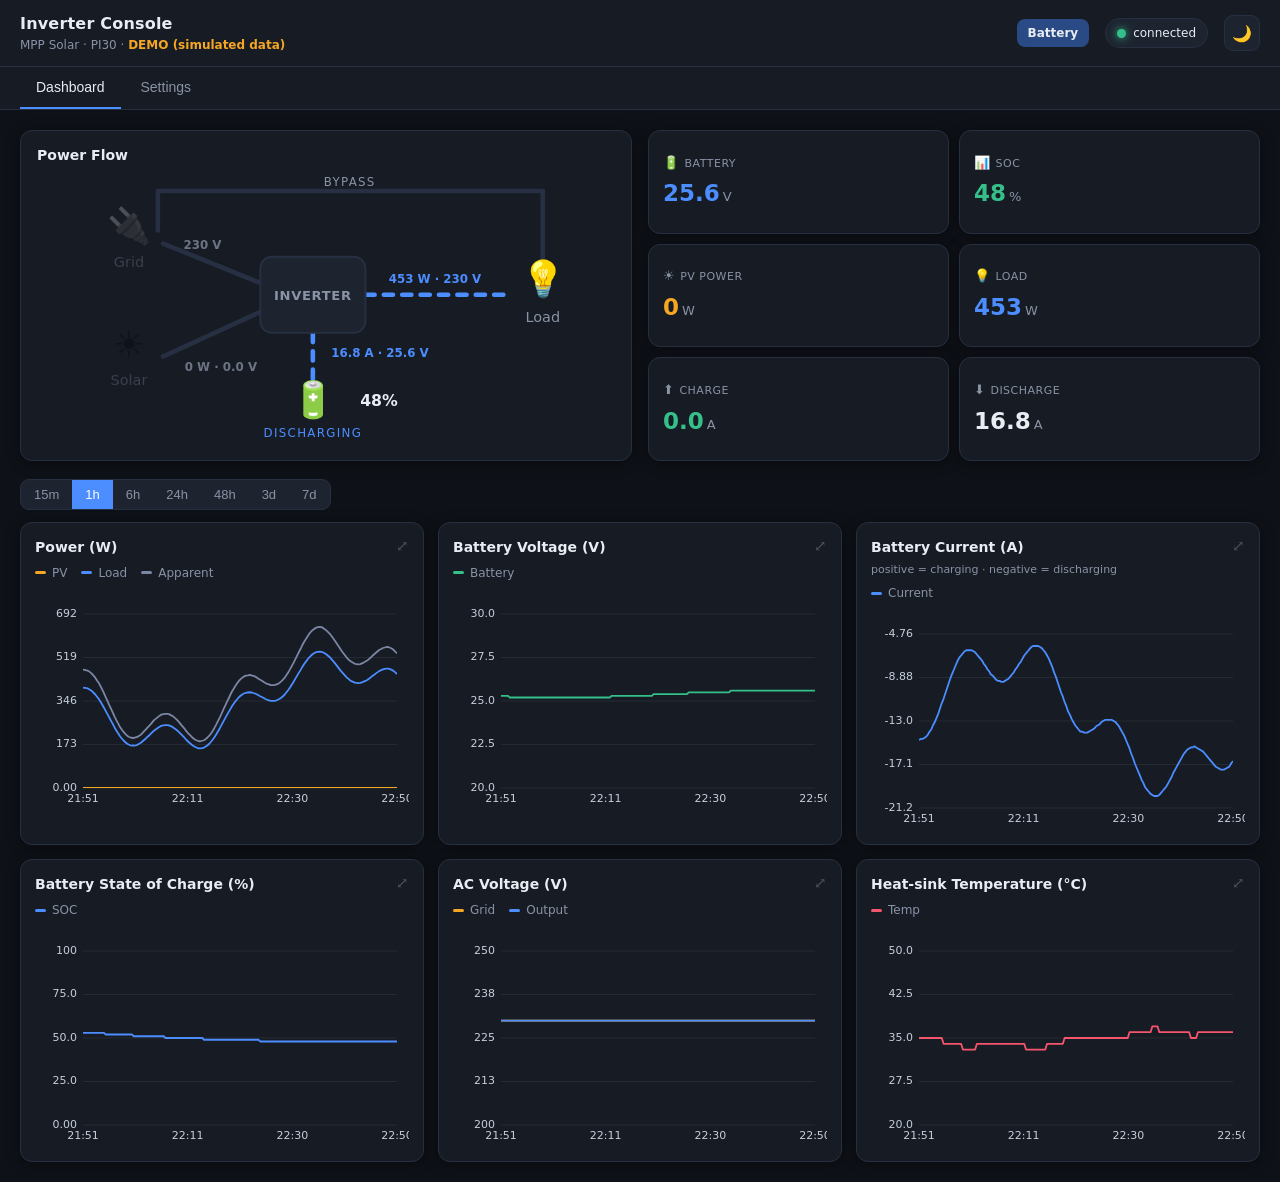
<file: mockup.html>
<!DOCTYPE html>
<html lang="en" data-theme="dark">
<head>
  <meta charset="utf-8" />
  <meta name="viewport" content="width=device-width, initial-scale=1" />
  <title>Inverter Console — Demo</title>
  <style>
:root {
  --bg: #0e1117;
  --bg-elev: #161b24;
  --bg-elev2: #1d2430;
  --border: #273042;
  --text: #e8ecf3;
  --text-dim: #8a93a6;
  --accent: #4c8dff;
  --accent-dim: #2a4a85;
  --ok: #35c08a;
  --warn: #f5a623;
  --danger: #f5566c;
  --shadow: 0 2px 14px rgba(0, 0, 0, 0.4);
  color-scheme: dark;
}
[data-theme="light"] {
  --bg: #f4f6fa;
  --bg-elev: #ffffff;
  --bg-elev2: #eef1f7;
  --border: #d9dfea;
  --text: #1c2430;
  --text-dim: #5a6478;
  --accent: #2f6fe0;
  --accent-dim: #bcd2ff;
  --ok: #1c9e72;
  --warn: #c9820f;
  --danger: #d83a52;
  --shadow: 0 2px 14px rgba(20, 30, 60, 0.08);
  color-scheme: light;
}

* { box-sizing: border-box; }
html, body { margin: 0; padding: 0; }
body {
  background: var(--bg);
  color: var(--text);
  font: 14px/1.5 system-ui, -apple-system, Segoe UI, Roboto, sans-serif;
  -webkit-font-smoothing: antialiased;
}

/* ---- header ---- */
header {
  display: flex; align-items: center; gap: 16px;
  padding: 12px 20px;
  background: var(--bg-elev);
  border-bottom: 1px solid var(--border);
  position: sticky; top: 0; z-index: 20;
}
header h1 { font-size: 16px; margin: 0; font-weight: 600; letter-spacing: .2px; }
header .sub { color: var(--text-dim); font-size: 12px; }
.spacer { flex: 1; }

.status-pill {
  display: inline-flex; align-items: center; gap: 7px;
  padding: 5px 11px; border-radius: 999px;
  background: var(--bg-elev2); border: 1px solid var(--border);
  font-size: 12px; font-weight: 500;
}
.dot { width: 9px; height: 9px; border-radius: 50%; background: var(--text-dim); }
.dot.ok { background: var(--ok); box-shadow: 0 0 8px var(--ok); }
.dot.bad { background: var(--danger); box-shadow: 0 0 8px var(--danger); }

.mode-badge {
  padding: 5px 11px; border-radius: 8px; font-size: 12px; font-weight: 600;
  background: var(--accent-dim); color: var(--text);
}

.icon-btn {
  background: var(--bg-elev2); border: 1px solid var(--border); color: var(--text);
  width: 36px; height: 36px; border-radius: 9px; cursor: pointer; font-size: 16px;
  display: inline-flex; align-items: center; justify-content: center;
}
.icon-btn:hover { border-color: var(--accent); }

/* ---- tabs ---- */
nav.tabs { display: flex; gap: 4px; padding: 0 20px; background: var(--bg-elev);
  border-bottom: 1px solid var(--border); position: sticky; top: 61px; z-index: 19; }
nav.tabs button {
  background: none; border: none; color: var(--text-dim); cursor: pointer;
  padding: 12px 16px; font-size: 14px; font-weight: 500;
  border-bottom: 2px solid transparent;
}
nav.tabs button.active { color: var(--text); border-bottom-color: var(--accent); }
nav.tabs button:hover { color: var(--text); }

main { padding: 20px; max-width: 1280px; margin: 0 auto; }
.view { display: none; }
.view.active { display: block; }

/* ---- cards / metric tiles ---- */
/* dashboard top: power-flow diagram on the left (≈half), metrics on the right */
.dash-top {
  display: grid; grid-template-columns: 1fr 1fr;
  gap: 16px; align-items: stretch; margin-bottom: 18px;
}
.dash-top .flow-card { margin-bottom: 0; }
.dash-top .flow-card svg { max-height: 400px; }          /* let the diagram drive the height */
.dash-top .tiles { grid-template-columns: repeat(2, 1fr); grid-auto-rows: 1fr; height: 100%; }
.dash-top .tile { display: flex; flex-direction: column; justify-content: center; }

.tiles { display: grid; grid-template-columns: repeat(3, 1fr); gap: 10px; }
.tile {
  background: var(--bg-elev); border: 1px solid var(--border); border-radius: 12px;
  padding: 12px 14px; box-shadow: var(--shadow); min-width: 0;
}
.tile .label { color: var(--text-dim); font-size: 11px; text-transform: uppercase; letter-spacing: .5px;
  white-space: nowrap; overflow: hidden; text-overflow: ellipsis; }
.tile .tile-icon { margin-right: 5px; font-size: 13px; }
.tile .value { font-size: 23px; font-weight: 650; margin-top: 4px; font-variant-numeric: tabular-nums; white-space: nowrap; }
.tile .value .unit { font-size: 13px; color: var(--text-dim); font-weight: 500; margin-left: 3px; }
.tile.accent .value { color: var(--accent); }
.tile.ok .value { color: var(--ok); }
.tile.warn .value { color: var(--warn); }

/* ---- charts ---- */
.chart-controls { display: flex; align-items: center; gap: 8px; margin-bottom: 12px; flex-wrap: wrap; }
.range-group { display: inline-flex; background: var(--bg-elev2); border: 1px solid var(--border); border-radius: 9px; overflow: hidden; }
.range-group button { background: none; border: none; color: var(--text-dim); padding: 7px 13px; cursor: pointer; font-size: 13px; }
.range-group button.active { background: var(--accent); color: #fff; }

.charts-grid { display: grid; grid-template-columns: repeat(auto-fit, minmax(min(340px, 100%), 1fr)); gap: 14px; }
.chart-card { background: var(--bg-elev); border: 1px solid var(--border); border-radius: 12px; padding: 14px; box-shadow: var(--shadow); position: relative; cursor: pointer; }
.chart-card:hover { border-color: var(--accent); }
.chart-card .expand-hint { position: absolute; top: 12px; right: 14px; color: var(--text-dim); opacity: .45; font-size: 15px; }
.chart-card:hover .expand-hint { opacity: .9; color: var(--accent); }
.chart-card h3 { margin: 0 0 6px; font-size: 14px; font-weight: 600; }
.chart-card .chart-hint { font-size: 11px; color: var(--text-dim); margin: -2px 0 6px; }
.chart-card .legend { display: flex; gap: 14px; flex-wrap: wrap; margin-bottom: 8px; font-size: 12px; color: var(--text-dim); }
.chart-card .legend span { display: inline-flex; align-items: center; gap: 6px; }
.chart-card .legend i { width: 11px; height: 3px; border-radius: 2px; display: inline-block; }
.chart-card canvas { width: 100%; height: 220px; display: block; }

.warning-banner {
  background: rgba(245,166,35,.12); border: 1px solid var(--warn); color: var(--warn);
  border-radius: 10px; padding: 10px 14px; margin-bottom: 16px; font-weight: 500;
}
.warning-banner.hidden { display: none; }

/* ---- power-flow diagram ---- */
.flow-card {
  background: var(--bg-elev); border: 1px solid var(--border); border-radius: 12px;
  padding: 14px 16px; margin-bottom: 18px; box-shadow: var(--shadow);
}
.flow-card h3 { margin: 0 0 4px; font-size: 14px; font-weight: 600; }
.flow-card svg { width: 100%; height: auto; max-height: 240px; display: block; }
.flow-icon { font-size: 27px; }
.flow-node-label { font-size: 11px; fill: var(--text-dim); }
.flow-box { fill: var(--bg-elev2); stroke: var(--border); stroke-width: 1.5; }
.flow-box-label { font-size: 10px; font-weight: 600; letter-spacing: .5px; fill: var(--text-dim); }
.flow-cap { font-size: 9px; letter-spacing: 1px; fill: var(--text-dim); }
.flow-cap.charge { fill: var(--ok); }
.flow-cap.disch { fill: var(--accent); }
.flow-soc { font-size: 12px; font-weight: 600; fill: var(--text); }
.flow-val { font-size: 9px; font-weight: 600; fill: var(--text); font-variant-numeric: tabular-nums; }
.flow-val.dim { fill: var(--text-dim); opacity: .75; }
.flow-val.acc { fill: var(--accent); }
.flow-val.solar { fill: var(--warn); }
.flow-val.charge { fill: var(--ok); }
#node-grid, #node-pv, #node-load, #node-battery { transition: opacity .2s; }
#node-grid.inactive, #node-pv.inactive, #node-load.inactive, #node-battery.inactive { opacity: .3; }

.flow-line { stroke: var(--border); stroke-width: 3.5; fill: none; stroke-linecap: round; stroke-linejoin: round; }
.flow-line.active { stroke-dasharray: 7 7; animation: flowmove .9s linear infinite; }
.flow-line.active.acc { stroke: var(--accent); }
.flow-line.active.solar { stroke: var(--warn); }
.flow-line.active.charge { stroke: var(--ok); }
.flow-line.active.reverse { animation-direction: reverse; }
@keyframes flowmove { from { stroke-dashoffset: 0; } to { stroke-dashoffset: -14; } }
@media (prefers-reduced-motion: reduce) { .flow-line.active { animation: none; } }

/* ---- settings ---- */
.settings-group { margin-bottom: 22px; }
.settings-group h2 { font-size: 13px; text-transform: uppercase; letter-spacing: .6px; color: var(--text-dim); margin: 0 0 10px; }
.group-icon { margin-right: 7px; font-size: 14px; }
.settings-grid { display: grid; grid-template-columns: repeat(auto-fill, minmax(min(280px, 100%), 1fr)); gap: 12px; }
.setting {
  background: var(--bg-elev); border: 1px solid var(--border); border-radius: 11px; padding: 13px 15px;
  display: flex; flex-direction: column;
}
.setting.changed { border-color: var(--accent); box-shadow: 0 0 0 1px var(--accent) inset; }
.setting .name { font-weight: 600; margin-bottom: 4px; display: flex; align-items: center; gap: 8px; }
.setting .help { color: var(--text-dim); font-size: 12px; }
.setting-head { margin-bottom: 12px; }
.setting-body { margin-top: auto; display: flex; flex-direction: column; gap: 8px; }
.setting .cur { font-size: 12px; color: var(--text-dim); }
.setting .cur.note { color: var(--warn); margin-top: 6px; }
.setting select, .setting input.num-input {
  width: 100%; background: var(--bg-elev2); color: var(--text); border: 1px solid var(--border);
  border-radius: 8px; padding: 8px 10px; font-size: 14px;
}
.setting .allowed { font-size: 11px; margin-top: 5px; }
.toggle { display: inline-flex; align-items: center; gap: 9px; cursor: pointer; }
.toggle input { display: none; }
.toggle .track { width: 40px; height: 22px; border-radius: 999px; background: var(--bg-elev2); border: 1px solid var(--border); position: relative; transition: .15s; }
.toggle .track::after { content: ''; position: absolute; width: 16px; height: 16px; border-radius: 50%; background: var(--text-dim); top: 2px; left: 2px; transition: .15s; }
.toggle input:checked + .track { background: var(--accent); border-color: var(--accent); }
.toggle input:checked + .track::after { background: #fff; left: 20px; }

.changed-pill { font-size: 10px; background: var(--accent); color: #fff; border-radius: 6px; padding: 1px 6px; font-weight: 600; }

/* ---- advanced (collapsible) ---- */
.advanced-section { margin-top: 6px; }
.advanced-toggle {
  display: flex; align-items: center; gap: 10px; cursor: pointer; user-select: none;
  padding: 13px 15px; background: var(--bg-elev); border: 1px solid var(--border); border-radius: 11px;
}
.advanced-toggle:hover { border-color: var(--accent); }
.advanced-toggle .chev { color: var(--text-dim); transition: transform .15s; display: inline-block; }
.advanced-section.open .advanced-toggle .chev { transform: rotate(90deg); }
.advanced-toggle .adv-title { font-weight: 600; }
.advanced-body { display: none; margin-top: 16px; }
.advanced-section.open .advanced-body { display: block; }

/* sticky action bar */
.action-bar {
  position: sticky; bottom: 0; margin-top: 18px;
  background: var(--bg-elev); border: 1px solid var(--border); border-radius: 12px;
  padding: 12px 16px; display: flex; align-items: center; gap: 12px; box-shadow: var(--shadow);
}
.action-bar .summary { color: var(--text-dim); }

button.btn { border: none; border-radius: 9px; padding: 9px 16px; font-size: 14px; font-weight: 600; cursor: pointer; }
button.btn.primary { background: var(--accent); color: #fff; }
button.btn.primary:disabled { opacity: .45; cursor: not-allowed; }
button.btn.ghost { background: var(--bg-elev2); color: var(--text); border: 1px solid var(--border); }
button.btn.danger { background: var(--danger); color: #fff; }
button.btn.small { padding: 6px 11px; font-size: 13px; }

label.inline { display: inline-flex; align-items: center; gap: 7px; color: var(--text-dim); font-size: 13px; }

/* ---- profiles ---- */
#profiles-section { border-bottom: 1px solid var(--border); padding-bottom: 20px; margin-bottom: 22px; }
.section-head { display: flex; align-items: center; gap: 12px; margin-bottom: 12px; }
.section-head h2 { margin: 0; }
.profile-list { display: grid; grid-template-columns: repeat(auto-fill, minmax(min(280px, 100%), 1fr)); gap: 12px; }
.profile-card { background: var(--bg-elev); border: 1px solid var(--border); border-radius: 12px; padding: 15px; }
.profile-card h3 { margin: 0 0 4px; font-size: 15px; }
.profile-card .desc { color: var(--text-dim); font-size: 13px; margin-bottom: 10px; }
.profile-card .kv { font-size: 12px; color: var(--text-dim); margin-bottom: 4px; }
.profile-card .actions { display: flex; gap: 8px; margin-top: 12px; flex-wrap: wrap; }

/* ---- modal ---- */
.modal-backdrop { position: fixed; inset: 0; background: rgba(0,0,0,.55); display: none; align-items: center; justify-content: center; z-index: 50; padding: 20px; }
.modal-backdrop.open { display: flex; }
.modal { background: var(--bg-elev); border: 1px solid var(--border); border-radius: 14px; padding: 22px; width: 100%; max-width: 560px; max-height: 86vh; overflow: auto; box-shadow: var(--shadow); }
.modal h2 { margin: 0 0 14px; font-size: 18px; }
.modal .field { margin-bottom: 14px; }
.modal label { display: block; font-size: 13px; color: var(--text-dim); margin-bottom: 5px; }
.modal input[type=text], .modal textarea { width: 100%; background: var(--bg-elev2); color: var(--text); border: 1px solid var(--border); border-radius: 8px; padding: 9px 11px; font-size: 14px; font-family: inherit; }
.modal .diff-row { display: flex; justify-content: space-between; gap: 10px; padding: 8px 10px; border: 1px solid var(--border); border-radius: 8px; margin-bottom: 6px; background: var(--bg-elev2); }
.modal .diff-row .from { color: var(--text-dim); }
.modal .diff-row .to { color: var(--accent); font-weight: 600; }
.modal .modal-actions { display: flex; justify-content: flex-end; gap: 10px; margin-top: 18px; }
.step { display: flex; align-items: center; gap: 9px; padding: 7px 0; font-size: 13px; }
.step .st { width: 18px; text-align: center; }
.step .st.ok { color: var(--ok); }
.step .st.failed { color: var(--danger); }
.step .st.sending { color: var(--warn); }
.muted { color: var(--text-dim); }
.empty { color: var(--text-dim); text-align: center; padding: 40px; }

/* ---- expanded chart ---- */
#chart-modal { padding: 2vh 2vw; }
.chart-expanded {
  background: var(--bg-elev); border: 1px solid var(--border); border-radius: 14px;
  width: 96vw; height: 92vh; padding: 18px 22px; box-shadow: var(--shadow);
  display: flex; flex-direction: column;
}
.chart-expanded-head { display: flex; align-items: center; gap: 18px; margin-bottom: 12px; }
.chart-expanded-head h3 { margin: 0; font-size: 17px; }
.chart-expanded canvas { flex: 1; width: 100%; min-height: 0; display: block; }

/* stack the diagram + metrics once the row gets tight */
@media (max-width: 860px) {
  .dash-top { grid-template-columns: 1fr; }
  .dash-top .tiles { grid-template-columns: repeat(3, 1fr); grid-auto-rows: auto; height: auto; }
  .dash-top .flow-card svg { max-height: 280px; }
}

/* ---- phones ---- */
@media (max-width: 640px) {
  header { flex-wrap: wrap; gap: 10px 12px; padding: 10px 14px; }
  header h1 { font-size: 15px; }
  nav.tabs { top: auto; padding: 0 14px; }
  main { padding: 14px; }

  .tiles { grid-template-columns: repeat(3, 1fr); gap: 8px; }
  .tile { padding: 10px 12px; }
  .tile .value { font-size: 20px; }

  /* range selector: full-width, wrapping, finger-friendly buttons */
  .chart-controls { gap: 8px; }
  .range-group { width: 100%; flex-wrap: wrap; background: none; border: none; gap: 6px; }
  .range-group button {
    flex: 1 0 auto; min-width: 56px; border: 1px solid var(--border);
    border-radius: 8px; background: var(--bg-elev2); padding: 9px 0; text-align: center;
  }
  .range-group button.active { border-color: var(--accent); }

  .chart-card canvas { height: 200px; }
  .action-bar { flex-wrap: wrap; }
}

@media (max-width: 380px) {
  .dash-top .tiles { grid-template-columns: repeat(2, 1fr); }
}

</style>
  <link rel="icon" href="data:image/svg+xml,<svg xmlns='http://www.w3.org/2000/svg' viewBox='0 0 100 100'><text y='.9em' font-size='90'>🔋</text></svg>" />
</head>
<body>
  <header>
    <div>
      <h1>Inverter Console</h1>
      <div class="sub" id="device-sub">MPP Solar · PI30 · <b style="color:var(--warn)">DEMO (simulated data)</b></div>
    </div>
    <div class="spacer"></div>
    <span class="mode-badge" id="mode-badge">—</span>
    <span class="status-pill"><span class="dot" id="conn-dot"></span><span id="conn-text">connecting…</span></span>
    <button class="icon-btn" id="theme-btn" title="Toggle dark / light">🌙</button>
  </header>

  <nav class="tabs">
    <button data-view="dashboard" class="active">Dashboard</button>
    <button data-view="settings">Settings</button>
  </nav>

  <main>
    <!-- DASHBOARD -->
    <section class="view active" id="view-dashboard">
      <div class="warning-banner hidden" id="warning-banner"></div>

      <div class="dash-top">
        <div class="flow-card">
        <h3>Power Flow</h3>
        <svg id="flow-svg" viewBox="0 0 440 210" preserveAspectRatio="xMidYMid meet" aria-label="inverter power flow">
          <!-- bypass path over the top -->
          <path id="flow-bypass" class="flow-line" d="M92,46 L92,16 L385,16 L385,68" />
          <text x="238" y="12" class="flow-cap" text-anchor="middle">BYPASS</text>
          <!-- connectors -->
          <path id="flow-grid-inv" class="flow-line" d="M96,56 L170,86" />
          <path id="flow-pv-inv" class="flow-line" d="M96,142 L170,108" />
          <path id="flow-inv-bat" class="flow-line" d="M210,124 L210,166" />
          <path id="flow-inv-load" class="flow-line" d="M250,95 L356,95" />
          <!-- nodes -->
          <g id="node-grid">
            <text x="70" y="52" class="flow-icon" text-anchor="middle">🔌</text>
            <text x="70" y="74" class="flow-node-label" text-anchor="middle">Grid</text>
          </g>
          <g id="node-pv">
            <text x="70" y="142" class="flow-icon" text-anchor="middle">☀️</text>
            <text x="70" y="164" class="flow-node-label" text-anchor="middle">Solar</text>
          </g>
          <rect x="170" y="66" width="80" height="58" rx="9" class="flow-box" />
          <text x="210" y="99" class="flow-box-label" text-anchor="middle">INVERTER</text>
          <g id="node-battery">
            <text x="210" y="184" class="flow-icon" text-anchor="middle">🔋</text>
          </g>
          <text id="flow-soc" x="246" y="180" class="flow-soc" text-anchor="start">—</text>
          <text id="flow-bat-state" x="210" y="203" class="flow-cap" text-anchor="middle"></text>
          <g id="node-load">
            <text x="385" y="92" class="flow-icon" text-anchor="middle">💡</text>
            <text x="385" y="116" class="flow-node-label" text-anchor="middle">Load</text>
          </g>
          <!-- live values next to each line -->
          <text id="flow-val-grid" class="flow-val" x="126" y="60" text-anchor="middle"></text>
          <text id="flow-val-pv" class="flow-val" x="140" y="153" text-anchor="middle"></text>
          <text id="flow-val-load" class="flow-val" x="303" y="86" text-anchor="middle"></text>
          <text id="flow-val-bat" class="flow-val" x="224" y="142" text-anchor="start"></text>
        </svg>
        </div>
        <div class="tiles" id="tiles"></div>
      </div>

      <div class="chart-controls">
        <div class="range-group" id="range-group">
          <button data-range="900">15m</button>
          <button data-range="3600" class="active">1h</button>
          <button data-range="21600">6h</button>
          <button data-range="86400">24h</button>
          <button data-range="172800">48h</button>
          <button data-range="259200">3d</button>
          <button data-range="604800">7d</button>
        </div>
        <span class="sub muted" id="last-update"></span>
      </div>

      <div class="charts-grid" id="charts-grid"></div>
    </section>

    <!-- SETTINGS -->
    <section class="view" id="view-settings">
      <div class="settings-group" id="profiles-section">
        <div class="section-head">
          <h2><span class="group-icon">📑</span>Preset Profiles</h2>
          <span class="sub muted">Apply a saved set of settings in one click.</span>
          <div class="spacer"></div>
          <button class="btn primary small" id="new-profile">+ New profile</button>
        </div>
        <div class="profile-list" id="profile-list"></div>
      </div>

      <div class="chart-controls">
        <button class="btn ghost small" id="refresh-settings">↻ Re-read from inverter</button>
        <span class="sub muted" id="settings-read-at"></span>
        <div class="spacer"></div>
        <button class="btn ghost small" id="save-as-profile">Save changes as profile…</button>
      </div>
      <div id="settings-container"></div>
      <div class="action-bar" id="settings-action-bar" style="display:none">
        <span class="summary" id="changes-summary">No changes</span>
        <div class="spacer"></div>
        <label class="inline"><input type="checkbox" id="save-eeprom" checked /> Save to EEPROM</label>
        <button class="btn ghost" id="discard-changes">Discard</button>
        <button class="btn primary" id="review-apply">Review &amp; Apply</button>
      </div>
    </section>
  </main>

  <!-- Apply / review modal -->
  <div class="modal-backdrop" id="apply-modal">
    <div class="modal">
      <h2 id="apply-modal-title">Review changes</h2>
      <div id="apply-diff"></div>
      <div id="apply-progress" style="display:none"></div>
      <div class="modal-actions">
        <button class="btn ghost" id="apply-cancel">Cancel</button>
        <button class="btn primary" id="apply-confirm">Apply to inverter</button>
      </div>
    </div>
  </div>

  <!-- Profile editor modal -->
  <div class="modal-backdrop" id="profile-modal">
    <div class="modal">
      <h2 id="profile-modal-title">New profile</h2>
      <div class="field"><label>Name</label><input type="text" id="profile-name" placeholder="e.g. Grid-charge overnight" /></div>
      <div class="field"><label>Description</label><textarea id="profile-desc" rows="2" placeholder="Optional notes"></textarea></div>
      <div class="field"><label>Settings included</label><div id="profile-settings-editor"></div></div>
      <div class="modal-actions">
        <button class="btn ghost" id="profile-cancel">Cancel</button>
        <button class="btn primary" id="profile-save">Save profile</button>
      </div>
    </div>
  </div>

  <!-- Expanded chart overlay -->
  <div class="modal-backdrop" id="chart-modal">
    <div class="chart-expanded">
      <div class="chart-expanded-head">
        <h3 id="chart-modal-title"></h3>
        <div class="legend" id="chart-modal-legend"></div>
        <div class="spacer"></div>
        <div class="range-group" id="range-group-expanded"></div>
        <button class="icon-btn" id="chart-modal-close" title="Close">✕</button>
      </div>
      <canvas id="chart-modal-canvas"></canvas>
    </div>
  </div>

  <script>
/* Mock backend for the standalone demo build.
 * Overrides window.fetch and window.WebSocket so the REAL app.js runs unchanged
 * against a simulated 24 V inverter. Only used by the generated mockup page.
 */
(function () {
  const METRICS = [{"key": "battery_voltage", "label": "Battery Voltage", "unit": "V"}, {"key": "battery_capacity", "label": "Battery SOC", "unit": "%"}, {"key": "battery_charge_current", "label": "Charge Current", "unit": "A"}, {"key": "battery_discharge_current", "label": "Discharge Current", "unit": "A"}, {"key": "pv_input_power", "label": "PV Power", "unit": "W"}, {"key": "pv_input_voltage", "label": "PV Voltage", "unit": "V"}, {"key": "ac_output_active_power", "label": "Load Power", "unit": "W"}, {"key": "ac_output_apparent_power", "label": "Apparent Power", "unit": "VA"}, {"key": "ac_output_load", "label": "Load", "unit": "%"}, {"key": "ac_output_voltage", "label": "Output Voltage", "unit": "V"}, {"key": "ac_input_voltage", "label": "Grid Voltage", "unit": "V"}, {"key": "heatsink_temp", "label": "Heat-sink Temp", "unit": "\u00b0C"}];
  const SETTINGS_VIEW = [{"key": "output_source_priority", "label": "Output Priority", "group": "Operation & Charging", "type": "enum", "command": "POP", "prog": "01", "help": "Which source powers the loads first.", "unit": "", "options": [{"value": "00", "label": "Utility first"}, {"value": "01", "label": "Solar first"}, {"value": "02", "label": "SBU (Solar / Battery / Utility)"}], "minimum": null, "maximum": null, "step": null, "advanced": false, "depends": {}, "current": "02"}, {"key": "grid_working_range", "label": "AC Input Range", "group": "Operation, Charging & Battery", "type": "enum", "command": "PGR", "prog": "03", "help": "Acceptable AC-in window. Appliance = 90\u2013280 VAC; UPS = 170\u2013280 VAC (stricter).", "unit": "", "options": [{"value": "00", "label": "Appliance (90\u2013280 V)"}, {"value": "01", "label": "UPS (170\u2013280 V)"}], "minimum": null, "maximum": null, "step": null, "advanced": true, "depends": {}, "current": "00"}, {"key": "output_frequency", "label": "Output Frequency", "group": "Operation, Charging & Battery", "type": "enum", "command": "F", "prog": "09", "help": "AC output frequency.", "unit": "Hz", "options": [{"value": "50", "label": "50 Hz"}, {"value": "60", "label": "60 Hz"}], "minimum": null, "maximum": null, "step": null, "advanced": true, "depends": {}, "current": "50"}, {"key": "charger_source_priority", "label": "Charger Source Priority", "group": "Operation & Charging", "type": "enum", "command": "PCP", "prog": "16", "help": "Which source is allowed to charge the battery.", "unit": "", "options": [{"value": "00", "label": "Utility first"}, {"value": "01", "label": "Solar first"}, {"value": "02", "label": "Solar + Utility"}, {"value": "03", "label": "Only Solar"}], "minimum": null, "maximum": null, "step": null, "advanced": false, "depends": {}, "current": "02"}, {"key": "max_charge_current", "label": "Max Combined Charge Current", "group": "Operation, Charging & Battery", "type": "enum", "command": "MCHGC", "prog": "02", "help": "Maximum total battery charging current (solar + utility).", "unit": "A", "options": [{"value": "10", "label": "10 A"}, {"value": "20", "label": "20 A"}, {"value": "30", "label": "30 A"}, {"value": "40", "label": "40 A"}, {"value": "50", "label": "50 A"}, {"value": "60", "label": "60 A"}], "minimum": null, "maximum": null, "step": null, "advanced": true, "depends": {}, "current": "40"}, {"key": "max_utility_charge_current", "label": "Max Utility Charge Current", "group": "Operation, Charging & Battery", "type": "enum", "command": "MUCHGC", "prog": "11", "help": "Maximum charging current drawn from utility. Cannot exceed the combined charge current (Prog 02).", "unit": "A", "options": [{"value": "2", "label": "2 A"}, {"value": "10", "label": "10 A"}, {"value": "20", "label": "20 A"}, {"value": "30", "label": "30 A"}, {"value": "40", "label": "40 A"}], "minimum": null, "maximum": null, "step": null, "advanced": true, "depends": {"max_from": "max_charge_current"}, "current": "20"}, {"key": "battery_type", "label": "Battery Type", "group": "Operation, Charging & Battery", "type": "enum", "command": "PBT", "prog": "05", "help": "Battery chemistry preset. 'User-defined' unlocks the custom charge voltages (Prog 26/27/29).", "unit": "", "options": [{"value": "00", "label": "AGM"}, {"value": "01", "label": "Flooded"}, {"value": "02", "label": "User-defined"}], "minimum": null, "maximum": null, "step": null, "advanced": true, "depends": {}, "current": "02"}, {"key": "recharge_voltage", "label": "Back-to-Utility Voltage", "group": "Battery Voltages", "type": "enum", "command": "PBCV", "prog": "12", "help": "In Solar/SBU modes, battery voltage at which the inverter switches back to utility (low-battery cut-over).", "unit": "V", "options": [{"value": "22.0", "label": "22.0 V"}, {"value": "22.5", "label": "22.5 V"}, {"value": "23.0", "label": "23.0 V"}, {"value": "23.5", "label": "23.5 V"}, {"value": "24.0", "label": "24.0 V"}, {"value": "24.5", "label": "24.5 V"}, {"value": "25.0", "label": "25.0 V"}, {"value": "25.5", "label": "25.5 V"}], "minimum": null, "maximum": null, "step": null, "advanced": false, "depends": {}, "current": "23.0"}, {"key": "redischarge_voltage", "label": "Back-to-Battery Voltage", "group": "Battery Voltages", "type": "enum", "command": "PBDV", "prog": "13", "help": "In Solar/SBU modes, battery voltage at which the inverter disconnects from utility. 'Full' = wait until fully charged.", "unit": "V", "options": [{"value": "00.0", "label": "Full (float)"}, {"value": "24.0", "label": "24.0 V"}, {"value": "24.5", "label": "24.5 V"}, {"value": "25.0", "label": "25.0 V"}, {"value": "25.5", "label": "25.5 V"}, {"value": "26.0", "label": "26.0 V"}, {"value": "26.5", "label": "26.5 V"}, {"value": "27.0", "label": "27.0 V"}, {"value": "27.5", "label": "27.5 V"}, {"value": "28.0", "label": "28.0 V"}, {"value": "28.5", "label": "28.5 V"}, {"value": "29.0", "label": "29.0 V"}], "minimum": null, "maximum": null, "step": null, "advanced": false, "depends": {}, "current": "00.0"}, {"key": "bulk_charge_voltage", "label": "Bulk / C.V. Charge Voltage", "group": "Battery Voltages", "type": "number", "command": "PCVV", "prog": "26", "help": "Constant-voltage (absorb) charge target. Factory default 28.2 V. Adjustable only with Battery Type = User-defined.", "unit": "V", "options": [], "minimum": 25.0, "maximum": 30.0, "step": 0.1, "advanced": false, "depends": {"requires_key": "battery_type", "requires_value": "02"}, "current": 28.2}, {"key": "float_charge_voltage", "label": "Float Charge Voltage", "group": "Battery Voltages", "type": "number", "command": "PBFT", "prog": "27", "help": "Float (maintenance) charge voltage. Factory default 27.0 V. Adjustable only with Battery Type = User-defined.", "unit": "V", "options": [], "minimum": 25.0, "maximum": 30.0, "step": 0.1, "advanced": false, "depends": {"requires_key": "battery_type", "requires_value": "02"}, "current": 27.0}, {"key": "cutoff_voltage", "label": "Low-DC Cut-off Voltage", "group": "Battery Voltages", "type": "number", "command": "PSDV", "prog": "29", "help": "Battery cut-off (low) voltage. Factory default 21.0 V. Adjustable only with Battery Type = User-defined.", "unit": "V", "options": [], "minimum": 21.0, "maximum": 24.0, "step": 0.1, "advanced": false, "depends": {"requires_key": "battery_type", "requires_value": "02"}, "current": 21.0}, {"key": "overload_restart", "label": "Auto-Restart on Overload", "group": "Toggles", "type": "flag", "command": "PE/PD", "prog": "06", "help": "Enable or disable: Auto-Restart on Overload.", "unit": "", "options": [], "minimum": null, "maximum": null, "step": null, "advanced": true, "depends": {}, "current": false}, {"key": "overtemp_restart", "label": "Auto-Restart on Over-Temperature", "group": "Toggles", "type": "flag", "command": "PE/PD", "prog": "07", "help": "Enable or disable: Auto-Restart on Over-Temperature.", "unit": "", "options": [], "minimum": null, "maximum": null, "step": null, "advanced": true, "depends": {}, "current": true}, {"key": "buzzer", "label": "Alarm / Buzzer", "group": "Toggles", "type": "flag", "command": "PE/PD", "prog": "18", "help": "Enable or disable: Alarm / Buzzer.", "unit": "", "options": [], "minimum": null, "maximum": null, "step": null, "advanced": true, "depends": {}, "current": true}, {"key": "lcd_timeout", "label": "Auto-Return to Default Screen (1 min)", "group": "Toggles", "type": "flag", "command": "PE/PD", "prog": "19", "help": "Enable or disable: Auto-Return to Default Screen (1 min).", "unit": "", "options": [], "minimum": null, "maximum": null, "step": null, "advanced": true, "depends": {}, "current": true}, {"key": "backlight", "label": "LCD Backlight", "group": "Toggles", "type": "flag", "command": "PE/PD", "prog": "20", "help": "Enable or disable: LCD Backlight.", "unit": "", "options": [], "minimum": null, "maximum": null, "step": null, "advanced": true, "depends": {}, "current": true}, {"key": "source_interrupt_alarm", "label": "Primary Source Interrupt Beep", "group": "Toggles", "type": "flag", "command": "PE/PD", "prog": "22", "help": "Enable or disable: Primary Source Interrupt Beep.", "unit": "", "options": [], "minimum": null, "maximum": null, "step": null, "advanced": true, "depends": {}, "current": true}, {"key": "overload_bypass", "label": "Overload Bypass", "group": "Toggles", "type": "flag", "command": "PE/PD", "prog": "23", "help": "Enable or disable: Overload Bypass.", "unit": "", "options": [], "minimum": null, "maximum": null, "step": null, "advanced": true, "depends": {}, "current": false}, {"key": "fault_record", "label": "Fault Code Recording", "group": "Toggles", "type": "flag", "command": "PE/PD", "prog": "25", "help": "Enable or disable: Fault Code Recording.", "unit": "", "options": [], "minimum": null, "maximum": null, "step": null, "advanced": true, "depends": {}, "current": true}];

  let profiles = [
    { id: 1, name: 'Solar only (daytime)', description: 'Run loads from solar/battery, charge from solar only.',
      settings: { output_source_priority: '02', charger_source_priority: '03', max_charge_current: '40' },
      created: 0, updated: 0 },
    { id: 2, name: 'Grid-charge overnight', description: 'Top the battery up from utility on a cheap tariff.',
      settings: { output_source_priority: '00', charger_source_priority: '00', max_utility_charge_current: '30' },
      created: 0, updated: 0 },
  ];
  let profileSeq = 3;
  let jobSeq = 1;
  const jobs = {};
  let liveWS = null;

  // ---- simulated telemetry (deterministic in t so history & live align) ----
  const clamp = (v, a, b) => Math.max(a, Math.min(b, v));
  function genValues(t) {
    const day = ((t % 86400) + 86400) % 86400 / 86400;
    const sun = Math.max(0, Math.sin((day - 0.25) * Math.PI * 2));
    let pv = Math.round(sun * 1400 + (sun > 0 ? Math.sin(t / 300) * 70 : 0));
    pv = Math.max(0, pv);
    let load = Math.round(340 + Math.sin(t / 600) * 150 + Math.sin(t / 137) * 60);
    load = Math.max(80, load);
    const net = pv - load;
    const soc = Math.round(clamp(72 + Math.sin(t / 4200) * 24, 28, 100));
    return {
      battery_voltage: Math.round((25.4 + sun * 1.7 + Math.sin(t / 800) * 0.2) * 10) / 10,
      battery_capacity: soc,
      battery_charge_current: net > 0 ? Math.round((net / 27) * 10) / 10 : 0,
      battery_discharge_current: net < 0 ? Math.round((-net / 27) * 10) / 10 : 0,
      pv_input_power: pv,
      pv_input_voltage: pv > 0 ? Math.round((58 + sun * 34) * 10) / 10 : 0,
      ac_output_active_power: load,
      ac_output_apparent_power: Math.round(load * 1.18),
      ac_output_load: Math.round((load / 2000) * 100),
      ac_output_voltage: 230,
      ac_input_voltage: 230,
      heatsink_temp: Math.round(32 + sun * 8 + load / 120),
    };
  }
  function liveState(t) {
    const v = genValues(t);
    // demo: a recurring window where the inverter charges from the grid (no sun)
    // so the grid→inverter path is visible; otherwise it charges from solar.
    const gridChargeWindow = Math.floor(t / 30) % 4 === 3;
    if (gridChargeWindow) {
      v.pv_input_power = 0; v.pv_input_voltage = 0;
      v.battery_discharge_current = 0;
      v.battery_charge_current = 14;
    }
    const mode = (!gridChargeWindow && v.battery_discharge_current > 0) ? 'Battery' : 'Line';
    return {
      ts: t, connected: true,
      mode,
      values: v,
      flags: {
        load_on: true,
        charging_on: v.battery_charge_current > 0,
        ac_charging: gridChargeWindow,
        scc_charging: v.pv_input_power > 0,
        charging_to_float: false,
      },
      warnings: [], last_error: null,
    };
  }
  const nowS = () => Date.now() / 1000;

  // ---- mock fetch ----------------------------------------------------------
  const json = (data) => Promise.resolve({ ok: true, status: 200, json: async () => data });
  window.fetch = function (url, opts) {
    const u = new URL(url, location.origin);
    const p = u.pathname, m = (opts && opts.method) || 'GET';
    if (p === '/api/metrics') return json({ metrics: METRICS });
    if (p === '/api/live') return json(liveState(nowS()));
    if (p === '/api/history') {
      const range = parseInt(u.searchParams.get('range') || '3600', 10);
      const end = nowS(), step = Math.max(20, Math.round(range / 280));
      const samples = [];
      for (let t = end - range; t <= end; t += step) samples.push(Object.assign({ ts: Math.round(t) }, genValues(t)));
      return json({ samples, metrics: METRICS.map((x) => x.key) });
    }
    if (p === '/api/settings') return json({ settings: SETTINGS_VIEW, read_at: nowS() });
    if (p === '/api/settings/apply' && m === 'POST') {
      const body = JSON.parse(opts.body);
      return json(startJob(body.items, body.save));
    }
    if (p.startsWith('/api/jobs/')) {
      const id = p.split('/').pop();
      return jobs[id] ? json(jobs[id]) : Promise.resolve({ ok: false, status: 404, json: async () => ({ detail: 'not found' }) });
    }
    if (p === '/api/profiles' && m === 'GET') return json({ profiles });
    if (p === '/api/profiles' && m === 'POST') {
      const b = JSON.parse(opts.body);
      const pr = { id: profileSeq++, name: b.name, description: b.description || '', settings: b.settings, created: nowS(), updated: nowS() };
      profiles.push(pr); return json(pr);
    }
    const pm = p.match(/^\/api\/profiles\/(\d+)$/);
    if (pm) {
      const id = parseInt(pm[1], 10);
      const idx = profiles.findIndex((x) => x.id === id);
      if (m === 'DELETE') { profiles = profiles.filter((x) => x.id !== id); return json({ deleted: id }); }
      if (m === 'PUT') { const b = JSON.parse(opts.body); profiles[idx] = Object.assign({}, profiles[idx], b, { updated: nowS() }); return json(profiles[idx]); }
    }
    const ap = p.match(/^\/api\/profiles\/(\d+)\/apply$/);
    if (ap) {
      const pr = profiles.find((x) => x.id === parseInt(ap[1], 10));
      const items = Object.entries(pr.settings).map(([key, value]) => ({ key, value }));
      const save = u.searchParams.get('save') !== 'false';
      return json(startJob(items, save));
    }
    return Promise.resolve({ ok: false, status: 404, json: async () => ({ detail: 'mock: ' + p }) });
  };

  function startJob(items, save) {
    const id = 'job-' + (jobSeq++);
    const job = { id, status: 'running', started: nowS(), finished: null, save,
      steps: items.map((it) => ({ key: it.key, value: it.value, command: '', label: labelFor(it.key), status: 'pending', response: null })) };
    jobs[id] = job;
    // progress one step at a time, pushing updates over the websocket
    let i = 0;
    const tickStep = () => {
      if (i > 0) job.steps[i - 1].status = 'ok', job.steps[i - 1].response = 'Accepted (ACK)';
      if (i < job.steps.length) {
        job.steps[i].status = 'sending';
        emit({ type: 'job', job });
        i++;
        setTimeout(tickStep, 550);
      } else {
        job.status = 'completed'; job.finished = nowS();
        // reflect applied values into the settings view, then "re-read"
        for (const st of job.steps) {
          const s = SETTINGS_VIEW.find((x) => x.key === st.key);
          if (s) s.current = st.value;
        }
        emit({ type: 'job', job });
        emit({ type: 'settings', settings: SETTINGS_VIEW });
      }
    };
    setTimeout(tickStep, 300);
    return job;
  }
  function labelFor(key) { const s = SETTINGS_VIEW.find((x) => x.key === key); return s ? s.label : key; }
  function emit(msg) { if (liveWS && liveWS.onmessage) liveWS.onmessage({ data: JSON.stringify(msg) }); }

  // ---- mock WebSocket ------------------------------------------------------
  window.WebSocket = class {
    constructor(url) {
      this.url = url; this.readyState = 0; liveWS = this;
      setTimeout(() => {
        this.readyState = 1; this.onopen && this.onopen();
        emit({ type: 'snapshot', live: liveState(nowS()), settings: SETTINGS_VIEW });
        this._t = setInterval(() => {
          const t = nowS();
          emit({ type: 'sample', ts: Math.round(t), values: genValues(t), live: liveState(t) });
        }, 1500);
      }, 60);
    }
    send() {}
    close() { clearInterval(this._t); this.onclose && this.onclose(); }
  };
})();

</script>
  <script>
/* Tiny dependency-free canvas time-series chart.
 * Designed to stay light on a Raspberry Pi and handle thousands of points.
 *
 *   const c = new TimeChart(canvasEl, {
 *     series: [{key:'pv_input_power', label:'PV', color:'#f5a623', unit:'W'}],
 *   });
 *   c.setData(rows);           // rows: [{ts: <seconds>, <key>: <number|null>, ...}]
 *   c.push({ts, key:val,...}); // append a single point and redraw
 *   c.setTheme('dark'|'light');
 */
(function () {
  const THEMES = {
    dark:  { axis: '#8a93a6', grid: 'rgba(255,255,255,0.07)', text: '#c7cedb',
             tip: 'rgba(20,24,33,0.95)', tipText: '#e8ecf3', tipBorder: 'rgba(255,255,255,0.15)' },
    light: { axis: '#5a6478', grid: 'rgba(0,0,0,0.08)', text: '#3a4254',
             tip: 'rgba(255,255,255,0.97)', tipText: '#1c2430', tipBorder: 'rgba(0,0,0,0.15)' },
  };

  class TimeChart {
    constructor(canvas, opts) {
      this.canvas = canvas;
      this.ctx = canvas.getContext('2d');
      this.series = opts.series || [];
      this.unit = opts.unit || '';
      this.yMin = opts.yMin == null ? null : opts.yMin;
      this.yMax = opts.yMax == null ? null : opts.yMax;
      this.theme = THEMES[opts.theme || 'dark'];
      this.rows = [];
      this.hover = null;
      this.dpr = window.devicePixelRatio || 1;

      this._onMove = (e) => {
        const r = canvas.getBoundingClientRect();
        this.hover = { x: e.clientX - r.left, y: e.clientY - r.top };
        this.draw();
      };
      this._onLeave = () => { this.hover = null; this.draw(); };
      canvas.addEventListener('mousemove', this._onMove);
      canvas.addEventListener('mouseleave', this._onLeave);

      this._ro = new ResizeObserver(() => this.resize());
      this._ro.observe(canvas);
      this.resize();
    }

    setTheme(name) { this.theme = THEMES[name] || THEMES.dark; this.draw(); }
    setData(rows) { this.rows = rows || []; this.draw(); }
    push(row) {
      this.rows.push(row);
      this.draw();
    }
    trimBefore(ts) { this.rows = this.rows.filter((r) => r.ts >= ts); }

    resize() {
      const w = this.canvas.clientWidth || 600;
      const h = this.canvas.clientHeight || 240;
      this.dpr = window.devicePixelRatio || 1;
      this.canvas.width = Math.round(w * this.dpr);
      this.canvas.height = Math.round(h * this.dpr);
      this.draw();
    }

    draw() {
      const ctx = this.ctx, dpr = this.dpr, T = this.theme;
      const W = this.canvas.width, H = this.canvas.height;
      ctx.clearRect(0, 0, W, H);
      ctx.save();
      ctx.scale(dpr, dpr);
      const w = W / dpr, h = H / dpr;

      const padL = 48, padR = 12, padT = 24, padB = 22;
      const plotW = w - padL - padR, plotH = h - padT - padB;

      ctx.font = '11px system-ui, sans-serif';
      ctx.textBaseline = 'middle';

      const rows = this.rows;
      if (!rows.length) {
        ctx.fillStyle = T.text;
        ctx.textAlign = 'center';
        ctx.fillText('No data yet…', w / 2, h / 2);
        ctx.restore();
        return;
      }

      const t0 = rows[0].ts, t1 = rows[rows.length - 1].ts;
      const tSpan = Math.max(1, t1 - t0);

      // y domain across all series
      let min = Infinity, max = -Infinity;
      for (const r of rows) {
        for (const s of this.series) {
          const v = r[s.key];
          if (v == null || isNaN(v)) continue;
          if (v < min) min = v;
          if (v > max) max = v;
        }
      }
      if (min === Infinity) { min = 0; max = 1; }
      if (min === max) { min -= 1; max += 1; }
      const pad = (max - min) * 0.08;
      min -= pad; max += pad;
      if (min > 0 && min < (max - min)) min = 0; // anchor to zero when sensible
      if (this.yMin != null) min = this.yMin;    // fixed axis bounds when provided
      if (this.yMax != null) max = this.yMax;

      const xOf = (t) => padL + ((t - t0) / tSpan) * plotW;
      const yOf = (v) => padT + plotH - ((v - min) / (max - min)) * plotH;

      // grid + y labels
      ctx.strokeStyle = T.grid; ctx.fillStyle = T.text; ctx.lineWidth = 1;
      ctx.textAlign = 'right';
      const yTicks = 4;
      for (let i = 0; i <= yTicks; i++) {
        const v = min + (i / yTicks) * (max - min);
        const y = yOf(v);
        ctx.beginPath(); ctx.moveTo(padL, y); ctx.lineTo(w - padR, y); ctx.stroke();
        ctx.fillText(fmtNum(v), padL - 6, y);
      }
      // emphasised zero line when the axis spans negative → positive
      if (min < 0 && max > 0) {
        const yz = yOf(0);
        ctx.save(); ctx.strokeStyle = T.axis; ctx.globalAlpha = 0.55;
        ctx.beginPath(); ctx.moveTo(padL, yz); ctx.lineTo(w - padR, yz); ctx.stroke(); ctx.restore();
      }

      // x time labels
      ctx.textAlign = 'center';
      const xTicks = Math.min(6, Math.max(2, Math.floor(plotW / 90)));
      for (let i = 0; i <= xTicks; i++) {
        const t = t0 + (i / xTicks) * tSpan;
        const x = xOf(t);
        ctx.fillStyle = T.text;
        ctx.fillText(fmtTime(t, tSpan), x, h - padB + 11);
      }

      // series lines (clipped to the plot so fixed-range outliers don't spill)
      ctx.save();
      ctx.beginPath(); ctx.rect(padL, padT, plotW, plotH); ctx.clip();
      ctx.lineWidth = 1.8;
      ctx.lineJoin = 'round';
      for (const s of this.series) {
        ctx.strokeStyle = s.color;
        ctx.beginPath();
        let pen = false;
        for (const r of rows) {
          const v = r[s.key];
          if (v == null || isNaN(v)) { pen = false; continue; }
          const x = xOf(r.ts), y = yOf(v);
          if (!pen) { ctx.moveTo(x, y); pen = true; } else { ctx.lineTo(x, y); }
        }
        ctx.stroke();
      }
      ctx.restore();

      // hover crosshair + tooltip
      if (this.hover && this.hover.x >= padL && this.hover.x <= w - padR) {
        const tHover = t0 + ((this.hover.x - padL) / plotW) * tSpan;
        let idx = 0, best = Infinity;
        for (let i = 0; i < rows.length; i++) {
          const d = Math.abs(rows[i].ts - tHover);
          if (d < best) { best = d; idx = i; }
        }
        const r = rows[idx];
        const hx = xOf(r.ts);
        ctx.strokeStyle = T.axis; ctx.setLineDash([3, 3]); ctx.lineWidth = 1;
        ctx.beginPath(); ctx.moveTo(hx, padT); ctx.lineTo(hx, padT + plotH); ctx.stroke();
        ctx.setLineDash([]);
        for (const s of this.series) {
          const v = r[s.key];
          if (v == null || isNaN(v)) continue;
          ctx.fillStyle = s.color;
          ctx.beginPath(); ctx.arc(hx, yOf(v), 3, 0, Math.PI * 2); ctx.fill();
        }
        this._tooltip(ctx, r, hx, padL, padT, plotW, plotH, w);
      }

      ctx.restore();
    }

    _tooltip(ctx, r, hx, padL, padT, plotW, plotH, w) {
      const T = this.theme;
      const lines = [fmtFull(r.ts)];
      for (const s of this.series) {
        const v = r[s.key];
        if (v == null || isNaN(v)) continue;
        lines.push(`${s.label}: ${fmtNum(v)} ${s.unit || this.unit || ''}`.trim());
      }
      ctx.font = '11px system-ui, sans-serif';
      const tw = Math.max(...lines.map((l) => ctx.measureText(l).width)) + 16;
      const th = lines.length * 15 + 8;
      let bx = hx + 10;
      if (bx + tw > padL + plotW) bx = hx - tw - 10;
      let by = padT + 6;
      ctx.fillStyle = T.tip; ctx.strokeStyle = T.tipBorder; ctx.lineWidth = 1;
      roundRect(ctx, bx, by, tw, th, 6); ctx.fill(); ctx.stroke();
      ctx.fillStyle = T.tipText; ctx.textAlign = 'left';
      lines.forEach((l, i) => ctx.fillText(l, bx + 8, by + 14 + i * 15));
    }

    destroy() {
      this._ro.disconnect();
      this.canvas.removeEventListener('mousemove', this._onMove);
      this.canvas.removeEventListener('mouseleave', this._onLeave);
    }
  }

  function fmtNum(v) {
    const a = Math.abs(v);
    if (a >= 1000) return Math.round(v).toString();
    if (a >= 100) return v.toFixed(0);
    if (a >= 10) return v.toFixed(1);
    return v.toFixed(2);
  }
  function pad2(n) { return n < 10 ? '0' + n : '' + n; }
  function fmtTime(ts, span) {
    const d = new Date(ts * 1000);
    return pad2(d.getHours()) + ':' + pad2(d.getMinutes());
  }
  function fmtFull(ts) {
    const d = new Date(ts * 1000);
    return pad2(d.getHours()) + ':' + pad2(d.getMinutes()) + ':' + pad2(d.getSeconds());
  }
  function roundRect(ctx, x, y, w, h, r) {
    ctx.beginPath();
    ctx.moveTo(x + r, y);
    ctx.arcTo(x + w, y, x + w, y + h, r);
    ctx.arcTo(x + w, y + h, x, y + h, r);
    ctx.arcTo(x, y + h, x, y, r);
    ctx.arcTo(x, y, x + w, y, r);
    ctx.closePath();
  }

  window.TimeChart = TimeChart;
})();

</script>
  <script>
'use strict';
/* Inverter Console - frontend application logic (dependency-free). */

// ---------------------------------------------------------------------------
// Chart + tile definitions
// ---------------------------------------------------------------------------
const CHART_DEFS = [
  { title: 'Power', unit: 'W', yMin: 0, series: [
      { key: 'pv_input_power', label: 'PV', color: '#f5a623' },
      { key: 'ac_output_active_power', label: 'Load', color: '#4c8dff' },
      { key: 'ac_output_apparent_power', label: 'Apparent', color: '#7a86a3' } ] },
  { title: 'Battery Voltage', unit: 'V', yMin: 20, yMax: 30, series: [
      { key: 'battery_voltage', label: 'Battery', color: '#35c08a' } ] },
  { title: 'Battery Current', unit: 'A', hint: 'positive = charging · negative = discharging', series: [
      { key: 'battery_current', label: 'Current', color: '#4c8dff' } ] },
  { title: 'Battery State of Charge', unit: '%', yMin: 0, yMax: 100, series: [
      { key: 'battery_capacity', label: 'SOC', color: '#4c8dff' } ] },
  { title: 'AC Voltage', unit: 'V', yMin: 200, yMax: 250, series: [
      { key: 'ac_input_voltage', label: 'Grid', color: '#f5a623' },
      { key: 'ac_output_voltage', label: 'Output', color: '#4c8dff' } ] },
  { title: 'Heat-sink Temperature', unit: '°C', yMin: 20, yMax: 50, series: [
      { key: 'heatsink_temp', label: 'Temp', color: '#f5566c' } ] },
];

const TILE_DEFS = [
  { key: 'battery_voltage', label: 'Battery', unit: 'V', cls: 'accent', dp: 1, icon: '🔋' },
  { key: 'battery_capacity', label: 'SOC', unit: '%', cls: 'ok', dp: 0, icon: '📊' },
  { key: 'pv_input_power', label: 'PV Power', unit: 'W', cls: 'warn', dp: 0, icon: '☀️' },
  { key: 'ac_output_active_power', label: 'Load', unit: 'W', cls: 'accent', dp: 0, icon: '💡' },
  { key: 'battery_charge_current', label: 'Charge', unit: 'A', cls: 'ok', dp: 1, icon: '⬆️' },
  { key: 'battery_discharge_current', label: 'Discharge', unit: 'A', cls: '', dp: 1, icon: '⬇️' },
];

// ---------------------------------------------------------------------------
// State
// ---------------------------------------------------------------------------
const state = {
  rows: [],            // [{ts, <metric>: value, ...}]
  range: 3600,
  charts: [],
  settings: [],        // catalog + current values
  pending: {},         // key -> chosen value (only differing ones live here too)
  profiles: [],
  theme: localStorage.getItem('theme') || 'dark',
  applyingJobId: null,
  expandedChart: null,
  advancedOpen: false,
};

const $ = (sel) => document.querySelector(sel);
const $$ = (sel) => Array.from(document.querySelectorAll(sel));
function el(tag, attrs = {}, children = []) {
  const e = document.createElement(tag);
  for (const [k, v] of Object.entries(attrs)) {
    if (k === 'class') e.className = v;
    else if (k === 'html') e.innerHTML = v;
    else if (k.startsWith('on')) e.addEventListener(k.slice(2), v);
    else if (v != null) e.setAttribute(k, v);
  }
  for (const c of [].concat(children)) if (c != null) e.append(c);
  return e;
}
function fmt(v, dp) {
  if (v == null || isNaN(v)) return '—';
  return Number(v).toFixed(dp);
}
// human-readable list of every value a setting accepts
function allowedText(s) {
  if (s.type === 'flag') return 'Options: Enable / Disable';
  if (s.type === 'enum') return 'Options: ' + s.options.map((o) => o.label).join(', ');
  if (s.type === 'number') {
    const f = (n) => Number(n).toFixed(1);
    let t = `Range: ${f(s.minimum)}–${f(s.maximum)}`;
    if (s.unit) t += ` ${s.unit}`;
    if (s.step) t += ` · ${f(s.step)} steps`;
    return t;
  }
  return '';
}

// ---------------------------------------------------------------------------
// API
// ---------------------------------------------------------------------------
const api = {
  metrics: () => fetch('/api/metrics').then((r) => r.json()),
  history: (range) => fetch(`/api/history?range=${range}`).then((r) => r.json()),
  settings: (refresh) => fetch(`/api/settings${refresh ? '?refresh=1' : ''}`).then((r) => r.json()),
  apply: (items, save) => fetch('/api/settings/apply', {
      method: 'POST', headers: { 'Content-Type': 'application/json' },
      body: JSON.stringify({ items, save }) }).then(handle),
  job: (id) => fetch(`/api/jobs/${id}`).then((r) => r.json()),
  profiles: () => fetch('/api/profiles').then((r) => r.json()),
  createProfile: (b) => fetch('/api/profiles', { method: 'POST', headers: { 'Content-Type': 'application/json' }, body: JSON.stringify(b) }).then(handle),
  updateProfile: (id, b) => fetch(`/api/profiles/${id}`, { method: 'PUT', headers: { 'Content-Type': 'application/json' }, body: JSON.stringify(b) }).then(handle),
  deleteProfile: (id) => fetch(`/api/profiles/${id}`, { method: 'DELETE' }).then(handle),
  applyProfile: (id, save) => fetch(`/api/profiles/${id}/apply?save=${save}`, { method: 'POST' }).then(handle),
};
async function handle(r) {
  if (!r.ok) { const e = await r.json().catch(() => ({})); throw new Error(e.detail || r.statusText); }
  return r.json();
}

// ---------------------------------------------------------------------------
// Init
// ---------------------------------------------------------------------------
async function init() {
  applyTheme(state.theme);
  buildTiles();
  buildCharts();
  wireUI();
  await loadHistory();
  connectWS();
  loadSettings();
  loadProfiles();
}

function applyTheme(theme) {
  document.documentElement.setAttribute('data-theme', theme);
  $('#theme-btn').textContent = theme === 'dark' ? '🌙' : '☀️';
  state.theme = theme;
  localStorage.setItem('theme', theme);
  state.charts.forEach((c) => c.chart.setTheme(theme));
  if (state.expandedChart) state.expandedChart.setTheme(theme);
}

// ---------------------------------------------------------------------------
// Dashboard: tiles + charts
// ---------------------------------------------------------------------------
function buildTiles() {
  const wrap = $('#tiles');
  wrap.innerHTML = '';
  for (const t of TILE_DEFS) {
    const tile = el('div', { class: `tile ${t.cls}` }, [
      el('div', { class: 'label' }, [el('span', { class: 'tile-icon' }, t.icon), t.label]),
      el('div', { class: 'value', id: `tile-${t.key}` }, [
        el('span', { class: 'num' }, '—'),
        el('span', { class: 'unit' }, t.unit),
      ]),
    ]);
    wrap.append(tile);
  }
}

function legendSpans(def) {
  return def.series.map((s) => el('span', {}, [el('i', { style: `background:${s.color}` }), s.label]));
}

function buildCharts() {
  const grid = $('#charts-grid');
  grid.innerHTML = '';
  state.charts = [];
  for (const def of CHART_DEFS) {
    const canvas = el('canvas');
    const card = el('div', { class: 'chart-card', title: 'Click to expand' }, [
      el('span', { class: 'expand-hint' }, '⤢'),
      el('h3', {}, `${def.title} (${def.unit})`),
      def.hint ? el('div', { class: 'chart-hint' }, def.hint) : null,
      el('div', { class: 'legend' }, legendSpans(def)),
      canvas,
    ]);
    card.addEventListener('click', () => openChartModal(def));
    grid.append(card);
    const chart = new TimeChart(canvas, { series: def.series, unit: def.unit,
      theme: state.theme, yMin: def.yMin, yMax: def.yMax });
    state.charts.push({ def, chart });
  }
}

function openChartModal(def) {
  $('#chart-modal-title').textContent = `${def.title} (${def.unit})`;
  const lg = $('#chart-modal-legend');
  lg.innerHTML = '';
  legendSpans(def).forEach((n) => lg.append(n));
  $('#range-group-expanded').innerHTML = $('#range-group').innerHTML;
  $('#chart-modal').classList.add('open');
  if (state.expandedChart) state.expandedChart.destroy();
  state.expandedChart = new TimeChart($('#chart-modal-canvas'),
    { series: def.series, unit: def.unit, theme: state.theme, yMin: def.yMin, yMax: def.yMax });
  const cutoff = Date.now() / 1000 - state.range;
  state.expandedChart.setData(state.rows.filter((r) => r.ts >= cutoff));
}

function closeChartModal() {
  $('#chart-modal').classList.remove('open');
  if (state.expandedChart) { state.expandedChart.destroy(); state.expandedChart = null; }
}

// set the active timespan, syncing every range selector on the page
function setRange(range) {
  if (range === state.range) return;
  state.range = range;
  $$('.range-group button').forEach((b) =>
    b.classList.toggle('active', parseInt(b.dataset.range, 10) === range));
  loadHistory();
}

async function loadHistory() {
  try {
    const data = await api.history(state.range);
    state.rows = data.samples.map(normalizeRow);
    refreshCharts();
  } catch (e) { console.warn('history load failed', e); }
}

// history rows are already flat {ts, metric:val}; add a derived signed current
// (charge positive, discharge negative) for the single-line Current chart.
function normalizeRow(s) { return augmentRow(s); }
function augmentRow(row) {
  const c = row.battery_charge_current, d = row.battery_discharge_current;
  row.battery_current = (c == null && d == null) ? null : (c || 0) - (d || 0);
  return row;
}

function refreshCharts() {
  const cutoff = Date.now() / 1000 - state.range;
  const rows = state.rows.filter((r) => r.ts >= cutoff);
  state.charts.forEach((c) => c.chart.setData(rows));
  if (state.expandedChart) state.expandedChart.setData(rows);
}

function onSample(ts, values, live) {
  const row = augmentRow(Object.assign({ ts }, values));
  state.rows.push(row);
  const cutoff = Date.now() / 1000 - Math.max(state.range, 86400);
  if (state.rows.length > 50000) state.rows = state.rows.filter((r) => r.ts >= cutoff);
  refreshCharts();
  updateTiles(values);
  $('#last-update').textContent = 'Updated ' + new Date(ts * 1000).toLocaleTimeString();
}

function updateTiles(values) {
  for (const t of TILE_DEFS) {
    const node = $(`#tile-${t.key}`);
    if (!node) continue;
    node.querySelector('.num').textContent = fmt(values[t.key], t.dp);
  }
}

// ---------------------------------------------------------------------------
// Header / status
// ---------------------------------------------------------------------------
// drive the power-flow diagram from live values + status flags
function updateFlow(live) {
  const v = live.values || {}, f = live.flags || {}, conn = live.connected;
  const setLine = (id, active, cls, reverse) => {
    const e = document.getElementById(id);
    if (!e) return;
    e.classList.toggle('active', !!(active && conn));
    ['acc', 'solar', 'charge'].forEach((c) => e.classList.remove(c));
    if (active && conn && cls) e.classList.add(cls);
    e.classList.toggle('reverse', !!reverse);
  };

  const mode = live.mode;
  // On this PI30 unit "Line" mode means the mains powers the load directly (the
  // LCD shows BYPASS) and may charge the battery — there is no separate "Bypass"
  // mode value. "Battery" means the inverter supplies the load from battery/PV.
  const utilityLoad = conn && (mode === 'Line' || mode === 'Bypass');   // mains → load (bypass arc)
  const pv = conn && ((v.pv_input_power || 0) > 5 || f.scc_charging);
  const charging = conn && (v.battery_charge_current || 0) > 0.2;
  const discharging = conn && (v.battery_discharge_current || 0) > 0.2;
  const loadOn = conn && ((v.ac_output_active_power || 0) > 2 || f.load_on);

  // grid→inverter only when the charger settings allow utility charging AND the
  // battery is actually charging from AC. With "Only Solar" charging (Charger
  // Source Priority = 03) the grid NEVER feeds the inverter — it only bypasses
  // to the load. PV and grid never mix, so grid-charging implies not solar.
  const chargerSrc = (state.settings.find((s) => s.key === 'charger_source_priority') || {}).current;
  const gridChargeAllowed = chargerSrc == null ? true : chargerSrc !== '03';
  const gridCharging = conn && gridChargeAllowed && (f.ac_charging || (charging && !f.scc_charging));
  const invToLoad = conn && loadOn && !utilityLoad;
  const gridActive = utilityLoad || gridCharging;

  setLine('flow-grid-inv', gridCharging, 'acc');
  setLine('flow-pv-inv', pv, 'solar');
  setLine('flow-inv-load', invToLoad, 'acc');
  setLine('flow-bypass', utilityLoad, 'acc');
  // inverter↔battery: charging flows down (green); discharging flows up (reverse)
  setLine('flow-inv-bat', charging || discharging, charging ? 'charge' : 'acc', discharging && !charging);

  document.getElementById('node-pv').classList.toggle('inactive', !pv);
  document.getElementById('node-grid').classList.toggle('inactive', !gridActive);
  document.getElementById('node-load').classList.toggle('inactive', !loadOn);
  document.getElementById('node-battery').classList.toggle('inactive', !conn);

  // live numbers next to each line
  const numv = (x, dp = 0) => (x == null || isNaN(x)) ? '—' : Number(x).toFixed(dp);
  const voltv = (x) => (x == null || isNaN(x)) ? '—'
    : (Math.abs(x) >= 100 ? String(Math.round(x)) : Number(x).toFixed(1));
  const setVal = (id, text, active, cls) => {
    const e = document.getElementById(id);
    if (!e) return;
    e.textContent = conn ? text : '';
    e.setAttribute('class', 'flow-val' + (conn ? (active ? ' ' + cls : ' dim') : ''));
  };
  const battI = discharging ? v.battery_discharge_current : v.battery_charge_current;
  setVal('flow-val-grid', `${voltv(v.ac_input_voltage)} V`, gridActive, 'acc');
  setVal('flow-val-pv', `${numv(v.pv_input_power)} W · ${voltv(v.pv_input_voltage)} V`, pv, 'solar');
  setVal('flow-val-load', `${numv(v.ac_output_active_power)} W · ${voltv(v.ac_output_voltage)} V`, loadOn, 'acc');
  setVal('flow-val-bat', `${numv(battI, 1)} A · ${voltv(v.battery_voltage)} V`, charging || discharging, charging ? 'charge' : 'acc');

  const soc = v.battery_capacity;
  document.getElementById('flow-soc').textContent =
    (soc == null || isNaN(soc)) ? '—' : Math.round(soc) + '%';
  const bs = document.getElementById('flow-bat-state');
  bs.textContent = charging ? 'CHARGING' : discharging ? 'DISCHARGING' : '';
  bs.setAttribute('class', 'flow-cap ' + (charging ? 'charge' : discharging ? 'disch' : ''));
}

function updateStatus(live) {
  const dot = $('#conn-dot'), txt = $('#conn-text');
  if (live.connected) { dot.className = 'dot ok'; txt.textContent = 'connected'; }
  else { dot.className = 'dot bad'; txt.textContent = live.last_error ? 'error' : 'no data'; }
  $('#mode-badge').textContent = live.mode || '—';
  updateFlow(live);
  const wb = $('#warning-banner');
  if (live.warnings && live.warnings.length) {
    wb.classList.remove('hidden');
    wb.textContent = '⚠ ' + live.warnings.join(' · ');
  } else { wb.classList.add('hidden'); }
  if (live.values) updateTiles(live.values);
}

// ---------------------------------------------------------------------------
// WebSocket
// ---------------------------------------------------------------------------
function connectWS() {
  const proto = location.protocol === 'https:' ? 'wss' : 'ws';
  const ws = new WebSocket(`${proto}://${location.host}/ws`);
  ws.onmessage = (ev) => {
    const m = JSON.parse(ev.data);
    if (m.type === 'snapshot') {
      if (m.live) updateStatus(m.live);
      if (m.settings && m.settings.length) { state.settings = m.settings; renderSettings(); }
    } else if (m.type === 'sample') {
      onSample(m.ts, m.values, m.live);
      if (m.live) updateStatus(m.live);
    } else if (m.type === 'status') {
      updateStatus(m.live);
    } else if (m.type === 'settings') {
      state.settings = m.settings; reconcilePending(); renderSettings();
    } else if (m.type === 'job') {
      onJobUpdate(m.job);
    }
  };
  ws.onclose = () => setTimeout(connectWS, 2500);
  ws.onerror = () => ws.close();
}

// ---------------------------------------------------------------------------
// Tabs / UI wiring
// ---------------------------------------------------------------------------
function wireUI() {
  $$('nav.tabs button').forEach((b) => b.addEventListener('click', () => {
    $$('nav.tabs button').forEach((x) => x.classList.remove('active'));
    $$('.view').forEach((v) => v.classList.remove('active'));
    b.classList.add('active');
    $(`#view-${b.dataset.view}`).classList.add('active');
  }));

  $('#theme-btn').addEventListener('click', () => applyTheme(state.theme === 'dark' ? 'light' : 'dark'));

  // one delegated handler covers the dashboard selector and the expanded one
  document.addEventListener('click', (e) => {
    const btn = e.target.closest('.range-group button');
    if (btn) setRange(parseInt(btn.dataset.range, 10));
  });

  $('#refresh-settings').addEventListener('click', () => loadSettings(true));
  $('#discard-changes').addEventListener('click', () => { state.pending = {}; renderSettings(); });
  $('#review-apply').addEventListener('click', openApplyModal);
  $('#save-as-profile').addEventListener('click', () => openProfileModal(null, true));

  $('#chart-modal-close').addEventListener('click', closeChartModal);
  $('#chart-modal').addEventListener('click', (e) => { if (e.target.id === 'chart-modal') closeChartModal(); });
  document.addEventListener('keydown', (e) => {
    if (e.key === 'Escape') {
      closeChartModal();
      $$('.modal-backdrop').forEach((b) => b.classList.remove('open'));
    }
  });

  $('#apply-cancel').addEventListener('click', closeApplyModal);
  $('#new-profile').addEventListener('click', () => openProfileModal(null, false));
  $('#profile-cancel').addEventListener('click', () => $('#profile-modal').classList.remove('open'));
  $('#profile-save').addEventListener('click', saveProfile);
}

// ---------------------------------------------------------------------------
// Settings
// ---------------------------------------------------------------------------
async function loadSettings(refresh) {
  try {
    const data = await api.settings(refresh);
    state.settings = data.settings || [];
    reconcilePending();
    renderSettings();
    if (data.read_at)
      $('#settings-read-at').textContent = 'Last read ' + new Date(data.read_at * 1000).toLocaleTimeString();
  } catch (e) { console.warn('settings load failed', e); }
}

// drop pending edits that now equal the (re-read) current value
function reconcilePending() {
  for (const s of state.settings) {
    if (s.key in state.pending && valuesEqual(s, state.pending[s.key], s.current))
      delete state.pending[s.key];
  }
}

function valuesEqual(setting, a, b) {
  if (a == null || b == null) return a === b;
  if (setting.type === 'number') return Number(a) === Number(b);
  if (setting.type === 'flag') return Boolean(a) === Boolean(b);
  return String(a) === String(b);
}

// effective value of a setting = pending edit if present, else current
function effectiveValue(key) {
  if (key in state.pending) return state.pending[key];
  const s = state.settings.find((x) => x.key === key);
  return s ? s.current : null;
}

// keys that other settings depend on (changing them re-renders dependents)
function controllerKeys() {
  const set = new Set();
  for (const s of state.settings) {
    if (s.depends && s.depends.max_from) set.add(s.depends.max_from);
    if (s.depends && s.depends.requires_key) set.add(s.depends.requires_key);
  }
  return set;
}

// resolve a setting's enabled state + the options it may legally offer right now
function resolveConstraints(s) {
  let enabled = true, note = '';
  let options = s.options || [];
  if (s.depends && s.depends.requires_key) {
    const ctl = state.settings.find((x) => x.key === s.depends.requires_key);
    const ok = String(effectiveValue(s.depends.requires_key)) === String(s.depends.requires_value);
    if (!ok) {
      enabled = false;
      const need = ctl ? ctl.options.find((o) => o.value === s.depends.requires_value) : null;
      note = `Locked — set ${ctl ? ctl.label : 'the required setting'} to “${need ? need.label : s.depends.requires_value}” to adjust.`;
    }
  }
  if (s.depends && s.depends.max_from) {
    const cap = Number(effectiveValue(s.depends.max_from));
    if (!isNaN(cap)) {
      options = options.filter((o) => Number(o.value) <= cap);
      note = note || `Limited to ≤ ${cap} A (the combined charge current).`;
    }
  }
  return { enabled, note, options };
}

function renderSettings() {
  const container = $('#settings-container');
  container.innerHTML = '';
  if (!state.settings.length) {
    container.append(el('div', { class: 'empty' }, 'No settings loaded yet.'));
    updateActionBar();
    return;
  }
  // drop pending edits that became invalid (control now locked, or value over cap)
  for (const s of state.settings) {
    if (!(s.key in state.pending)) continue;
    const c = resolveConstraints(s);
    if (!c.enabled) delete state.pending[s.key];
    else if (s.type === 'enum' && !c.options.some((o) => String(o.value) === String(state.pending[s.key])))
      delete state.pending[s.key];
  }
  const common = state.settings.filter((s) => !s.advanced);
  const advanced = state.settings.filter((s) => s.advanced);

  renderGroups(container, common);

  if (advanced.length) {
    const open = state.advancedOpen;
    const section = el('div', { class: 'advanced-section' + (open ? ' open' : '') });
    const body = el('div', { class: 'advanced-body' });
    renderGroups(body, advanced);
    const toggle = el('div', { class: 'advanced-toggle' }, [
      el('span', { class: 'chev' }, '▸'),
      el('span', { class: 'group-icon' }, '🛠️'),
      el('span', { class: 'adv-title' }, 'Advanced settings'),
      el('span', { class: 'muted', style: 'font-size:12px' }, "Defaults you don't normally need to change"),
    ]);
    toggle.addEventListener('click', () => {
      state.advancedOpen = !state.advancedOpen;
      section.classList.toggle('open', state.advancedOpen);
    });
    section.append(toggle, body);
    container.append(section);
  }
  updateActionBar();
}

const GROUP_ICONS = {
  'Operation & Charging': '⚡',
  'Battery Voltages': '🔋',
  'Operation, Charging & Battery': '⚙️',
  'Toggles': '🎚️',
};

function renderGroups(parent, settings) {
  const groups = {};
  for (const s of settings) (groups[s.group] = groups[s.group] || []).push(s);
  for (const [group, items] of Object.entries(groups)) {
    const grid = el('div', { class: 'settings-grid' });
    for (const s of items) grid.append(renderSetting(s));
    const head = el('h2', {}, [el('span', { class: 'group-icon' }, GROUP_ICONS[group] || '•'), group]);
    parent.append(el('div', { class: 'settings-group' }, [head, grid]));
  }
}

function renderSetting(s) {
  const { enabled, note, options } = resolveConstraints(s);
  const changed = s.key in state.pending;
  const chosen = changed ? state.pending[s.key] : s.current;
  const card = el('div', { class: 'setting' + (changed ? ' changed' : '') });
  card._setting = s;

  const name = el('div', { class: 'name' }, [s.label]);
  if (s.prog) name.append(el('span', { class: 'muted', style: 'font-weight:400;font-size:11px' }, `Prog ${s.prog}`));
  if (changed) name.append(el('span', { class: 'changed-pill' }, 'changed'));
  const head = el('div', { class: 'setting-head' }, [name]);
  if (s.help) head.append(el('div', { class: 'help' }, s.help));
  const allowed = allowedText(s);
  if (allowed) head.append(el('div', { class: 'help allowed' }, allowed));
  // constraint note lives in the head so the control stays pinned to the bottom
  if (note) head.append(el('div', { class: 'cur note' }, note));

  // control block (pinned to the bottom of the card so every selector aligns)
  const body = el('div', { class: 'setting-body' });
  if (s.type === 'flag') {
    const input = el('input', { type: 'checkbox' });
    input.checked = Boolean(chosen);
    input.disabled = !enabled;
    const stateLbl = el('span', { class: 'muted' }, chosen ? 'Enabled' : 'Disabled');
    input.addEventListener('change', () => {
      stateLbl.textContent = input.checked ? 'Enabled' : 'Disabled';
      setPending(s, input.checked, card);
    });
    body.append(el('label', { class: 'toggle' }, [input, el('span', { class: 'track' }), stateLbl]));
  } else if (s.type === 'enum') {
    body.append(el('div', { class: 'cur' }, 'Current: ' + labelFor(s, s.current)));
    const sel = el('select');
    sel.disabled = !enabled;
    for (const o of options) {
      const opt = el('option', { value: o.value }, o.label);
      if (String(chosen) === String(o.value)) opt.selected = true;
      sel.append(opt);
    }
    if (s.current == null || !options.some((o) => String(o.value) === String(s.current)))
      sel.prepend(el('option', { value: '', disabled: 'true', selected: chosen == null ? 'true' : null }, '— unknown —'));
    sel.addEventListener('change', () => setPending(s, sel.value, card));
    body.append(sel);
  } else if (s.type === 'number') {
    body.append(el('div', { class: 'cur' }, 'Current: ' + (s.current == null ? '—' : s.current + ' ' + s.unit)));
    // text (not number) input so the decimal always shows as a period,
    // regardless of the browser's locale; a typed comma is converted to a period.
    const input = el('input', { type: 'text', inputmode: 'decimal', class: 'num-input',
      value: chosen == null ? '' : String(chosen) });
    input.disabled = !enabled;
    input.addEventListener('input', () => {
      const norm = input.value.replace(',', '.');
      if (norm !== input.value) input.value = norm;
      const n = norm === '' ? null : Number(norm);
      setPending(s, (n == null || isNaN(n)) ? null : n, card);
    });
    body.append(input);
  }

  card.append(head, body);
  return card;
}

function labelFor(s, value) {
  if (value == null) return '—';
  const o = (s.options || []).find((o) => String(o.value) === String(value));
  return o ? o.label : String(value);
}

// Update pending state and the affected card in place (NO global re-render,
// so focus is never stolen from a number input while typing).
function setPending(s, value, card) {
  const changed = !valuesEqual(s, value, s.current);
  if (changed) state.pending[s.key] = value;
  else delete state.pending[s.key];
  // If other settings depend on this one, re-render so their options/locks
  // update. These controllers are <select>s, so a re-render is harmless.
  if (controllerKeys().has(s.key)) { renderSettings(); return; }
  if (card) {
    card.classList.toggle('changed', changed);
    const name = card.querySelector('.name');
    const pill = name.querySelector('.changed-pill');
    if (changed && !pill) name.append(el('span', { class: 'changed-pill' }, 'changed'));
    if (!changed && pill) pill.remove();
  }
  updateActionBar();
}

function pendingItems() {
  return Object.entries(state.pending).map(([key, value]) => ({ key, value }));
}

function updateActionBar() {
  const bar = $('#settings-action-bar');
  const n = Object.keys(state.pending).length;
  bar.style.display = n ? 'flex' : 'none';
  $('#changes-summary').textContent = n ? `${n} change${n > 1 ? 's' : ''} pending` : 'No changes';
}

// ---------------------------------------------------------------------------
// Apply modal (review -> confirm -> progress)
// ---------------------------------------------------------------------------
function diffRows(items) {
  return items.map(({ key, value }) => {
    const s = state.settings.find((x) => x.key === key) || { label: key, type: 'enum', options: [] };
    const disp = (v) => (s.type === 'flag' ? (v ? 'Enabled' : 'Disabled') : labelFor(s, v));
    const from = disp(s.current);
    const to = disp(value);
    return el('div', { class: 'diff-row' }, [
      el('span', {}, s.label),
      el('span', {}, [el('span', { class: 'from' }, String(from)), ' → ',
        el('span', { class: 'to' }, String(to))]),
    ]);
  });
}

let applyContext = null; // { mode:'settings'|'profile', items?, profileId?, save }

function openApplyModal() {
  const items = pendingItems();
  if (!items.length) return;
  applyContext = { mode: 'settings', items, save: $('#save-eeprom').checked };
  showApplyReview('Review changes', items);
}

function showApplyReview(title, items) {
  $('#apply-modal-title').textContent = title;
  const diff = $('#apply-diff');
  diff.style.display = '';
  diff.innerHTML = '';
  diffRows(items).forEach((r) => diff.append(r));
  diff.append(el('div', { class: 'muted', style: 'margin-top:10px;font-size:12px' },
    'Changes are sent to the inverter one at a time, with a short pause between each. '
    + (applyContext.save ? 'Settings will be saved to EEPROM after applying.' : 'Settings will NOT be persisted to EEPROM.')));
  $('#apply-progress').style.display = 'none';
  const confirm = $('#apply-confirm');
  confirm.style.display = '';
  confirm.disabled = false;
  confirm.textContent = 'Apply to inverter';
  confirm.onclick = doApply;
  $('#apply-cancel').textContent = 'Cancel';
  $('#apply-modal').classList.add('open');
}

async function doApply() {
  const confirm = $('#apply-confirm');
  confirm.disabled = true;
  try {
    let job;
    if (applyContext.mode === 'profile') job = await api.applyProfile(applyContext.profileId, applyContext.save);
    else job = await api.apply(applyContext.items, applyContext.save);
    state.applyingJobId = job.id;
    showApplyProgress(job);
  } catch (e) {
    alert('Apply failed: ' + e.message);
    confirm.disabled = false;
  }
}

function showApplyProgress(job) {
  $('#apply-diff').style.display = 'none';
  const prog = $('#apply-progress');
  prog.style.display = '';
  $('#apply-confirm').style.display = 'none';
  $('#apply-cancel').textContent = 'Close';
  renderJob(job);
  pollJob(job.id);
}

function renderJob(job) {
  const prog = $('#apply-progress');
  prog.innerHTML = '';
  for (const step of job.steps) {
    const mark = { ok: '✓', failed: '✕', sending: '…', pending: '·' }[step.status] || '·';
    prog.append(el('div', { class: 'step' }, [
      el('span', { class: 'st ' + step.status }, mark),
      el('span', {}, step.label),
      el('span', { class: 'spacer', style: 'flex:1' }),
      el('span', { class: 'muted' }, step.response || ''),
    ]));
  }
  if (job.status && job.status !== 'running') {
    const ok = job.status === 'completed';
    prog.append(el('div', { class: 'step' }, [
      el('span', { class: 'st ' + (ok ? 'ok' : 'failed') }, ok ? '✓' : '!'),
      el('span', {}, ok ? 'All changes applied'
        + (job.save ? ' and saved to EEPROM.' : '.') : 'Completed with errors — check rows above.'),
    ]));
  }
}

function onJobUpdate(job) {
  if (job.id === state.applyingJobId) renderJob(job);
}

async function pollJob(id) {
  try {
    const job = await api.job(id);
    renderJob(job);
    if (job.status === 'running') return setTimeout(() => pollJob(id), 600);
    // done: clear pending edits and refresh the view (a settings re-read also
    // arrives via WS, but don't rely on it).
    state.pending = {};
    renderSettings();
  } catch (e) { /* websocket job updates will still arrive */ }
}

function closeApplyModal() { $('#apply-modal').classList.remove('open'); state.applyingJobId = null; }

// ---------------------------------------------------------------------------
// Profiles
// ---------------------------------------------------------------------------
async function loadProfiles() {
  try { const data = await api.profiles(); state.profiles = data.profiles || []; renderProfiles(); }
  catch (e) { console.warn('profiles load failed', e); }
}

function renderProfiles() {
  const list = $('#profile-list');
  list.innerHTML = '';
  if (!state.profiles.length) {
    list.append(el('div', { class: 'empty' }, 'No profiles yet. Create one to apply a set of settings in one click.'));
    return;
  }
  for (const p of state.profiles) {
    const kvs = Object.entries(p.settings).map(([k, v]) => {
      const s = state.settings.find((x) => x.key === k);
      const label = s ? s.label : k;
      const val = s ? (s.type === 'flag' ? (v ? 'Enabled' : 'Disabled') : labelFor(s, v)) : v;
      return el('div', { class: 'kv' }, `${label}: ${val}`);
    });
    list.append(el('div', { class: 'profile-card' }, [
      el('h3', {}, p.name),
      p.description ? el('div', { class: 'desc' }, p.description) : null,
      ...kvs,
      el('div', { class: 'actions' }, [
        el('button', { class: 'btn primary small', onclick: () => applyProfileFlow(p) }, 'Apply'),
        el('button', { class: 'btn ghost small', onclick: () => openProfileModal(p, false) }, 'Edit'),
        el('button', { class: 'btn danger small', onclick: () => removeProfile(p) }, 'Delete'),
      ]),
    ]));
  }
}

function applyProfileFlow(p) {
  applyContext = { mode: 'profile', profileId: p.id, save: true };
  const items = Object.entries(p.settings).map(([key, value]) => ({ key, value }));
  // reflect the EEPROM choice from settings tab checkbox if present
  applyContext.save = $('#save-eeprom') ? $('#save-eeprom').checked : true;
  showApplyReview(`Apply profile “${p.name}”`, items);
}

async function removeProfile(p) {
  if (!confirm(`Delete profile “${p.name}”?`)) return;
  try { await api.deleteProfile(p.id); loadProfiles(); }
  catch (e) { alert('Delete failed: ' + e.message); }
}

let editingProfileId = null;

function openProfileModal(profile, prefillFromPending) {
  editingProfileId = profile ? profile.id : null;
  $('#profile-modal-title').textContent = profile ? 'Edit profile' : 'New profile';
  $('#profile-name').value = profile ? profile.name : '';
  $('#profile-desc').value = profile ? profile.description : '';

  // seed selection: existing profile settings, or current pending edits
  const seed = profile ? profile.settings : (prefillFromPending ? Object.assign({}, state.pending) : {});
  const editor = $('#profile-settings-editor');
  editor.innerHTML = '';
  for (const s of state.settings) {
    const included = s.key in seed;
    const chosen = included ? seed[s.key] : s.current;
    const include = el('input', { type: 'checkbox' });
    include.checked = included;
    const control = buildProfileControl(s, chosen);
    const row = el('div', { class: 'diff-row' }, [
      el('label', { class: 'inline' }, [include, s.label]),
      control,
    ]);
    control.dataset.key = s.key;
    include.dataset.key = s.key;
    editor.append(row);
  }
  $('#profile-modal').classList.add('open');
}

function buildProfileControl(s, chosen) {
  if (s.type === 'flag') {
    const sel = el('select');
    sel.append(el('option', { value: 'true' }, 'Enabled'));
    sel.append(el('option', { value: 'false' }, 'Disabled'));
    sel.value = chosen ? 'true' : 'false';
    sel.dataset.type = 'flag';
    return sel;
  } else if (s.type === 'enum') {
    const sel = el('select');
    for (const o of s.options) sel.append(el('option', { value: o.value }, o.label));
    if (chosen != null) sel.value = String(chosen);
    sel.dataset.type = 'enum';
    return sel;
  }
  const input = el('input', { type: 'number', step: s.step ?? 0.1, value: chosen ?? '' });
  input.dataset.type = 'number';
  input.style.maxWidth = '120px';
  return input;
}

async function saveProfile() {
  const name = $('#profile-name').value.trim();
  if (!name) { alert('Please enter a name.'); return; }
  const settings = {};
  $$('#profile-settings-editor .diff-row').forEach((row) => {
    const inc = row.querySelector('input[type=checkbox]');
    const ctl = row.querySelector('[data-key]:not([type=checkbox])');
    if (!inc.checked) return;
    const key = ctl.dataset.key;
    let value = ctl.value;
    if (ctl.dataset.type === 'flag') value = ctl.value === 'true';
    else if (ctl.dataset.type === 'number') value = Number(ctl.value);
    settings[key] = value;
  });
  if (!Object.keys(settings).length) { alert('Include at least one setting.'); return; }
  const body = { name, description: $('#profile-desc').value.trim(), settings };
  try {
    if (editingProfileId) await api.updateProfile(editingProfileId, body);
    else await api.createProfile(body);
    $('#profile-modal').classList.remove('open');
    loadProfiles();
  } catch (e) { alert('Save failed: ' + e.message); }
}

// close modals on backdrop click
$$('.modal-backdrop').forEach((bk) => bk.addEventListener('click', (e) => {
  if (e.target === bk) bk.classList.remove('open');
}));

window.addEventListener('DOMContentLoaded', init);

</script>
</body>
</html>
</file>
